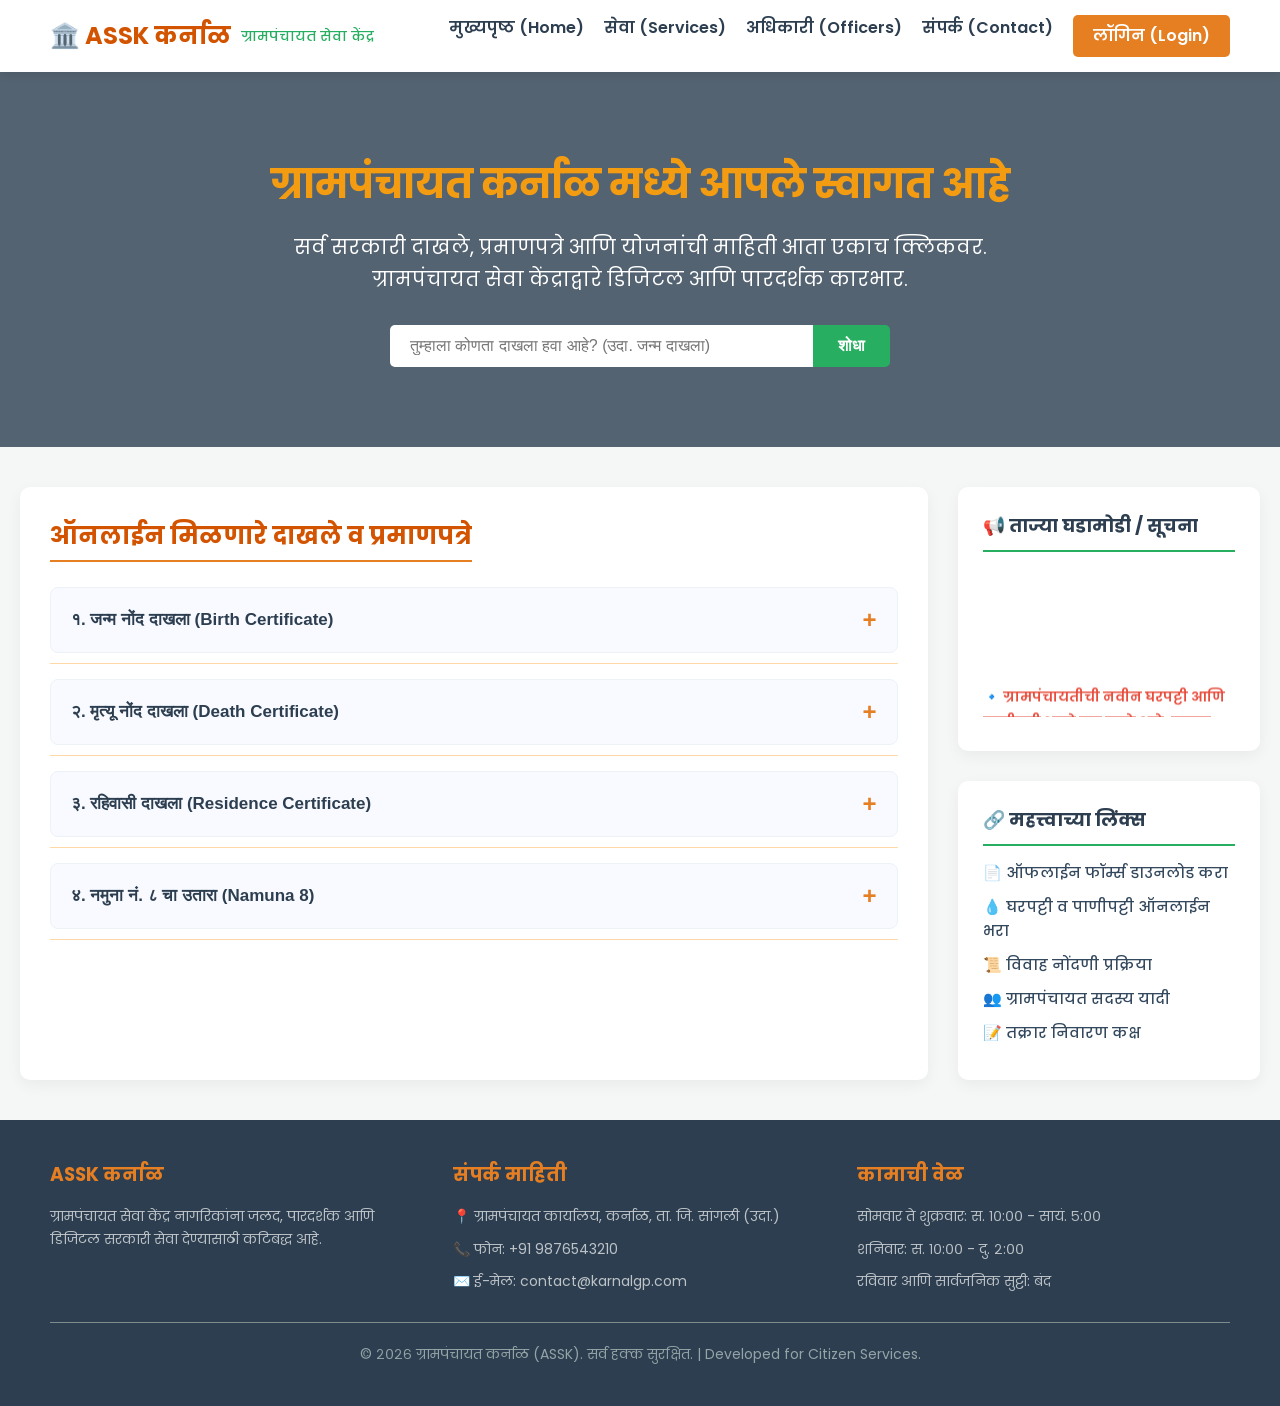
<file: index.html>
<!DOCTYPE html>
<html lang="mr">
<head>
    <meta charset="UTF-8">
    <meta name="viewport" content="width=device-width, initial-scale=1.0">
    <title>ग्रामपंचायत सेवा केंद्र - ग्रामपंचायत कर्नाळ</title>
    <link rel="stylesheet" href="style.css">
    
</head>
<body>

    <!-- Navbar -->
    <nav class="navbar">
        <div class="logo">
            🏛️ ASSK कर्नाळ
            <span>ग्रामपंचायत सेवा केंद्र</span>
        </div>
        <div class="nav-links">
            <a href="index.html">मुख्यपृष्ठ (Home)</a>
            <a href="services.html">सेवा (Services)</a>
            <a href="#">अधिकारी (Officers)</a>
            <a href="#">संपर्क (Contact)</a>
            <a href="/Login.html" class="btn-login">लॉगिन (Login)</a>
        </div>
    </nav>

    <!-- Hero Section -->
    <header class="hero">
        <h1>ग्रामपंचायत कर्नाळ मध्ये आपले स्वागत आहे</h1>
        <p>सर्व सरकारी दाखले, प्रमाणपत्रे आणि योजनांची माहिती आता एकाच क्लिकवर. ग्रामपंचायत सेवा केंद्राद्वारे डिजिटल आणि पारदर्शक कारभार.</p>
        <div class="search-bar">
            <input type="text" placeholder="तुम्हाला कोणता दाखला हवा आहे? (उदा. जन्म दाखला)">
            <button>शोधा</button>
        </div>
    </header>

    <!-- Main Container -->
    <div class="container">
        
        <!-- Main Content (Services) -->
        <main class="services-box">
            <h2 class="section-title">ऑनलाईन मिळणारे दाखले व प्रमाणपत्रे</h2>
            
            <!-- Service 1: Birth -->
            <button class="assk-accordion-btn">१. जन्म नोंद दाखला (Birth Certificate) <span class="icon">+</span></button>
            <div class="assk-panel">
                <div class="assk-panel-left">
                    <p>ग्रामपंचायत कर्नाळ क्षेत्रात झालेल्या जन्माची अधिकृत नोंद.</p>
                    <div class="assk-warning-box">
                        <strong>⚠️ महत्त्वाची सूचना:</strong><br> 
                        जर <strong>CRS जन्म दाखला QR कोडसह</strong> पाहिजे असल्यास १ ते दीड महिने लागतील. तसेच, जुने सर्टिफिकेट नसल्यास त्याची <strong>झेरॉक्स (Xerox)</strong> अनिवार्य आहे.
                    </div>
                    <div class="assk-info-box">
                        <strong>कालावधी:</strong> ३ ते ५ दिवस<br>
                        <strong>अधिकारी:</strong> ग्रामपंचायत निबंधक
                    </div>
                    <a href="#" class="assk-apply-btn">अर्ज करा (Apply Now)</a>
                </div>
                <div class="assk-panel-right">
                    <button class="assk-docs-btn">आवश्यक कागदपत्रे <span class="arrow">▼</span></button>
                    <div class="assk-docs-panel">
                        <ul>
                            <li>दवाखान्यातील जन्माचा अहवाल</li>
                            <li>आई-वडिलांचे आधार कार्ड</li>
                            <li>विहित नमुन्यातील अर्ज</li>
                            <li>जुन्या दाखल्याची झेरॉक्स</li>
                        </ul>
                    </div>
                </div>
            </div>

            <!-- Service 2: Death -->
            <button class="assk-accordion-btn">२. मृत्यू नोंद दाखला (Death Certificate) <span class="icon">+</span></button>
            <div class="assk-panel">
                <div class="assk-panel-left">
                    <p>ग्रामपंचायत कर्नाळ क्षेत्रात झालेल्या मृत्यूची अधिकृत नोंद.</p>
                    <div class="assk-warning-box">
                        <strong>⚠️ महत्त्वाची सूचना:</strong><br> 
                        नवीन <strong>CRS QR कोड दाखला</strong> मिळण्यासाठी १ ते दीड महिने लागू शकतात. जुना दाखला नसल्यास त्याची झेरॉक्स सोबत जोडावी.
                    </div>
                    <div class="assk-info-box">
                        <strong>कालावधी:</strong> ३ ते ५ दिवस<br>
                        <strong>अधिकारी:</strong> ग्रामपंचायत निबंधक
                    </div>
                    <a href="#" class="assk-apply-btn">अर्ज करा (Apply Now)</a>
                </div>
                <div class="assk-panel-right">
                    <button class="assk-docs-btn">आवश्यक कागदपत्रे <span class="arrow">▼</span></button>
                    <div class="assk-docs-panel">
                        <ul>
                            <li>डॉक्टरांचे प्रमाणपत्र / मृत्यूचा पास</li>
                            <li>मयताचे आधार कार्ड</li>
                            <li>स्मशानभूमीची पावती</li>
                        </ul>
                    </div>
                </div>
            </div>

            <!-- Service 3: Residence -->
            <button class="assk-accordion-btn">३. रहिवासी दाखला (Residence Certificate) <span class="icon">+</span></button>
            <div class="assk-panel">
                <div class="assk-panel-left">
                    <p>अर्जदार कर्नाळ गावातील स्थानिक रहिवासी असल्याचा अधिकृत पुरावा.</p>
                    <div class="assk-info-box">
                        <strong>कालावधी:</strong> १ ते ३ दिवस<br>
                        <strong>अधिकारी:</strong> सरपंच / ग्रामसेवक
                    </div>
                    <a href="#" class="assk-apply-btn">अर्ज करा (Apply Now)</a>
                </div>
                <div class="assk-panel-right">
                    <button class="assk-docs-btn">आवश्यक कागदपत्रे <span class="arrow">▼</span></button>
                    <div class="assk-docs-panel">
                        <ul>
                            <li>शिधापत्रिका (Ration Card)</li>
                            <li>आधार कार्ड किंवा मतदान कार्ड</li>
                            <li>चालू वर्षाची घरपट्टी पावती</li>
                        </ul>
                    </div>
                </div>
            </div>
            
            <!-- Service 4: Namuna 8 -->
            <button class="assk-accordion-btn">४. नमुना नं. ८ चा उतारा (Namuna 8) <span class="icon">+</span></button>
            <div class="assk-panel">
                <div class="assk-panel-left">
                    <p>ग्रामपंचायत दप्तरी असलेल्या मालमत्तेची नोंद व कर आकारणीचा उतारा.</p>
                    <div class="assk-info-box">
                        <strong>कालावधी:</strong> १ दिवस<br>
                        <strong>अधिकारी:</strong> ग्रामसेवक
                    </div>
                    <a href="#" class="assk-apply-btn">अर्ज करा (Apply Now)</a>
                </div>
                <div class="assk-panel-right">
                    <button class="assk-docs-btn">आवश्यक कागदपत्रे <span class="arrow">▼</span></button>
                    <div class="assk-docs-panel">
                        <ul>
                            <li>चालू वर्षाची कर भरल्याची पावती</li>
                            <li>अर्जदाराचे आधार कार्ड</li>
                        </ul>
                    </div>
                </div>
            </div>
        </main>

        <!-- Sidebar -->
        <aside class="sidebar">
            
            <!-- Notice Board -->
            <div class="widget">
                <h3>📢 ताज्या घडामोडी / सूचना</h3>
                <div class="news-ticker">
                    <marquee direction="up" scrollamount="2" onmouseover="this.stop();" onmouseout="this.start();">
                        <p>🔹 ग्रामपंचायतीची नवीन घरपट्टी आणि पाणीपट्टी भरणे सुरू झाले आहे. कृपया वेळेवर कर भरा.</p><br>
                        <p>🔹 CRS जन्म आणि मृत्यू दाखले QR कोड सह उपलब्ध आहेत.</p><br>
                        <p>🔹 ग्रामपंचायत सेवा केंद्राची वेळ सकाळी १० ते सायं ५ वाजेपर्यंत राहील.</p>
                    </marquee>
                </div>
            </div>

            <!-- Quick Links -->
            <div class="widget">
                <h3>🔗 महत्त्वाच्या लिंक्स</h3>
                <ul class="quick-links">
                    <li><a href="#">📄 ऑफलाईन फॉर्म्स डाउनलोड करा</a></li>
                    <li><a href="#">💧 घरपट्टी व पाणीपट्टी ऑनलाईन भरा</a></li>
                    <li><a href="#">📜 विवाह नोंदणी प्रक्रिया</a></li>
                    <li><a href="#">👥 ग्रामपंचायत सदस्य यादी</a></li>
                    <li><a href="#">📝 तक्रार निवारण कक्ष</a></li>
                </ul>
            </div>
        </aside>

    </div>

    <!-- Footer -->
    <footer>
        <div class="footer-content">
            <div class="footer-box">
                <h3>ASSK कर्नाळ</h3>
                <p>ग्रामपंचायत सेवा केंद्र नागरिकांना जलद, पारदर्शक आणि डिजिटल सरकारी सेवा देण्यासाठी कटिबद्ध आहे.</p>
            </div>
            <div class="footer-box">
                <h3>संपर्क माहिती</h3>
                <p>📍 ग्रामपंचायत कार्यालय, कर्नाळ, ता. जि. सांगली (उदा.)</p>
                <p>📞 फोन: +91 9876543210</p>
                <p>✉️ ई-मेल: contact@karnalgp.com</p>
            </div>
            <div class="footer-box">
                <h3>कामाची वेळ</h3>
                <p>सोमवार ते शुक्रवार: स. १०:०० - सायं. ५:००</p>
                <p>शनिवार: स. १०:०० - दु. २:००</p>
                <p>रविवार आणि सार्वजनिक सुट्टी: बंद</p>
            </div>
        </div>
        <div class="footer-bottom">
            &copy; २०२६ ग्रामपंचायत कर्नाळ (ASSK). सर्व हक्क सुरक्षित. | Developed for Citizen Services.
        </div>
    </footer>

    <!-- Script for Accordions -->
    <script>
        // Main Accordion
        document.querySelectorAll('.assk-accordion-btn').forEach(button => {
            button.addEventListener('click', () => {
                const wasActive = button.classList.contains('active');
                document.querySelectorAll('.assk-accordion-btn').forEach(btn => {
                    btn.classList.remove('active');
                    btn.nextElementSibling.style.maxHeight = null;
                });
                if (!wasActive) {
                    button.classList.add('active');
                    const panel = button.nextElementSibling;
                    panel.style.maxHeight = panel.scrollHeight + 'px';
                }
            });
        });

        // Nested Documents Accordion
        document.querySelectorAll('.assk-docs-btn').forEach(button => {
            button.addEventListener('click', (event) => {
                event.stopPropagation();
                button.classList.toggle('active');
                
                const docsPanel = button.nextElementSibling;
                const parentPanel = button.closest('.assk-panel');
                
                if (docsPanel.style.maxHeight) {
                    docsPanel.style.maxHeight = null;
                } else {
                    docsPanel.style.maxHeight = docsPanel.scrollHeight + 'px';
                }
                
                setTimeout(() => {
                    if (parentPanel.style.maxHeight !== null) {
                        parentPanel.style.maxHeight = (parentPanel.scrollHeight + docsPanel.scrollHeight + 50) + 'px';
                    }
                }, 50); 
            });
        });
    </script>

</body>
</html>
</file>
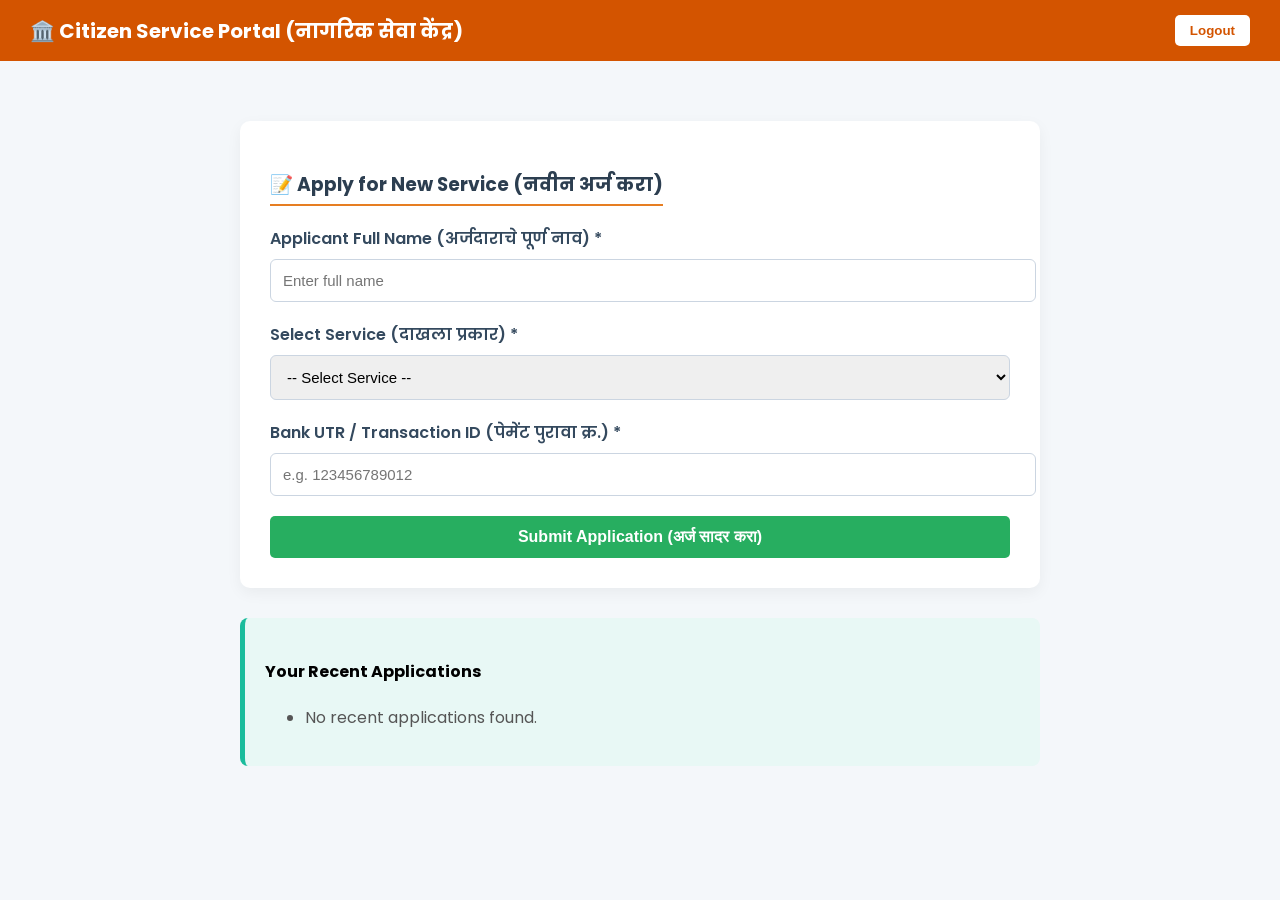
<file: citizen-apply.html>
<!DOCTYPE html>
<html lang="en">
<head>
    <meta charset="UTF-8">
    <meta name="viewport" content="width=device-width, initial-scale=1.0">
    <title>Citizen Apply Portal - ASSK / KHK</title>
    <link href="https://fonts.googleapis.com/css2?family=Poppins:wght@300;400;500;600;700&display=swap" rel="stylesheet">
    <style>
        body { font-family: 'Poppins', sans-serif; background: #f4f7fa; margin: 0; padding: 0; }
        .navbar { background: #d35400; color: #fff; padding: 15px 30px; display: flex; justify-content: space-between; align-items: center; }
        .navbar h2 { margin: 0; font-size: 20px; }
        .btn-logout { background: #fff; color: #d35400; border: none; padding: 8px 15px; border-radius: 5px; cursor: pointer; font-weight: bold; }
        
        .container { max-width: 800px; margin: 40px auto; padding: 20px; }
        .apply-card { background: #fff; padding: 30px; border-radius: 10px; box-shadow: 0 5px 15px rgba(0,0,0,0.05); }
        .apply-card h3 { color: #2c3e50; margin-bottom: 20px; border-bottom: 2px solid #e67e22; display: inline-block; padding-bottom: 5px;}
        
        .form-group { margin-bottom: 20px; }
        .form-group label { display: block; font-weight: 600; color: #34495e; margin-bottom: 8px; }
        .form-group input, .form-group select { width: 100%; padding: 12px; border: 1px solid #cbd5e1; border-radius: 6px; font-size: 15px; }
        
        .btn-submit { background: #27ae60; color: #fff; border: none; padding: 12px 25px; border-radius: 5px; cursor: pointer; font-size: 16px; font-weight: bold; width: 100%; }
        .btn-submit:hover { background: #1e8449; }
        
        .status-box { margin-top: 30px; background: #e8f8f5; padding: 20px; border-radius: 8px; border-left: 5px solid #1abc9c; }
    </style>
</head>
<body>

    <div class="navbar">
        <h2>🏛️ Citizen Service Portal (नागरिक सेवा केंद्र)</h2>
        <button class="btn-logout" onclick="logout()">Logout</button>
    </div>

    <div class="container">
        <div class="apply-card">
            <h3>📝 Apply for New Service (नवीन अर्ज करा)</h3>
            
            <form id="citizenApplyForm">
                <div class="form-group">
                    <label>Applicant Full Name (अर्जदाराचे पूर्ण नाव) *</label>
                    <input type="text" id="appName" required placeholder="Enter full name">
                </div>

                <div class="form-group">
                    <label>Select Service (दाखला प्रकार) *</label>
                    <select id="appService" required>
                        <option value="">-- Select Service --</option>
                        <option value="जन्म नोंद दाखला (Birth Certificate)">जन्म नोंद दाखला (Birth Certificate)</option>
                        <option value="मृत्यू नोंद दाखला (Death Certificate)">मृत्यू नोंद दाखला (Death Certificate)</option>
                        <option value="रहिवासी दाखला (Residence Certificate)">रहिवासी दाखला (Residence Certificate)</option>
                        <option value="KHK School Admission 2026">School Admission 2026 (KHK)</option>
                    </select>
                </div>

                <div class="form-group">
                    <label>Bank UTR / Transaction ID (पेमेंट पुरावा क्र.) *</label>
                    <input type="text" id="appUtr" required placeholder="e.g. 123456789012">
                </div>

                <button type="submit" class="btn-submit">Submit Application (अर्ज सादर करा)</button>
            </form>
        </div>

        <!-- Showing Citizen their previously submitted items -->
        <div class="status-box">
            <h4>Your Recent Applications</h4>
            <ul id="myApplications" style="margin-top:10px; color:#555;">
                <!-- Filled via JS -->
            </ul>
        </div>
    </div>

    <script>
        // Load applications specific to this session
        function loadMyApplications() {
            let db = JSON.parse(localStorage.getItem('gp_applications')) || [];
            let list = document.getElementById('myApplications');
            list.innerHTML = "";
            
            // Getting the last 3 applications just as an example
            let myApps = db.slice(-3).reverse();
            if(myApps.length === 0) { list.innerHTML = "<li>No recent applications found.</li>"; }

            myApps.forEach(app => {
                let statusIcon = app.status === 'Pending' ? '⏳ Pending' : '✅ Verified';
                list.innerHTML += `<li><b>${app.service}</b> - UTR: ${app.utr} [Status: ${statusIcon}]</li>`;
            });
        }

        // Form Submit Handler
        document.getElementById('citizenApplyForm').addEventListener('submit', function(e) {
            e.preventDefault();
            
            // 1. Get Data
            let name = document.getElementById('appName').value;
            let service = document.getElementById('appService').value;
            let utr = document.getElementById('appUtr').value;
            
            // 2. Generate Application Number
            let appNo = "GP-2026-" + Math.floor(10000 + Math.random() * 90000);

            // 3. Create Record Object (Formatted exactly for your ASSK Dashboard.html)
            let newRecord = {
                appNo: appNo,
                name: name,
                service: service,
                utr: utr,
                screenshot: "#", 
                status: "Pending", // Staff will verify this on Dashboard
                date: new Date().toLocaleDateString()
            };

            // 4. Save to LocalStorage Database
            let db = JSON.parse(localStorage.getItem('gp_applications')) || [];
            db.push(newRecord);
            localStorage.setItem('gp_applications', JSON.stringify(db));

            alert(`✅ Application Submitted Successfully!\nYour Application ID is: ${appNo}\nPlease wait for staff verification.`);
            
            document.getElementById('citizenApplyForm').reset();
            loadMyApplications();
        });

        function logout() {
            // If using Firebase: firebase.auth().signOut().then(...)
            window.location.href = "login.html";
        }

        window.onload = loadMyApplications;
    </script>
</body>
</html>
</file>
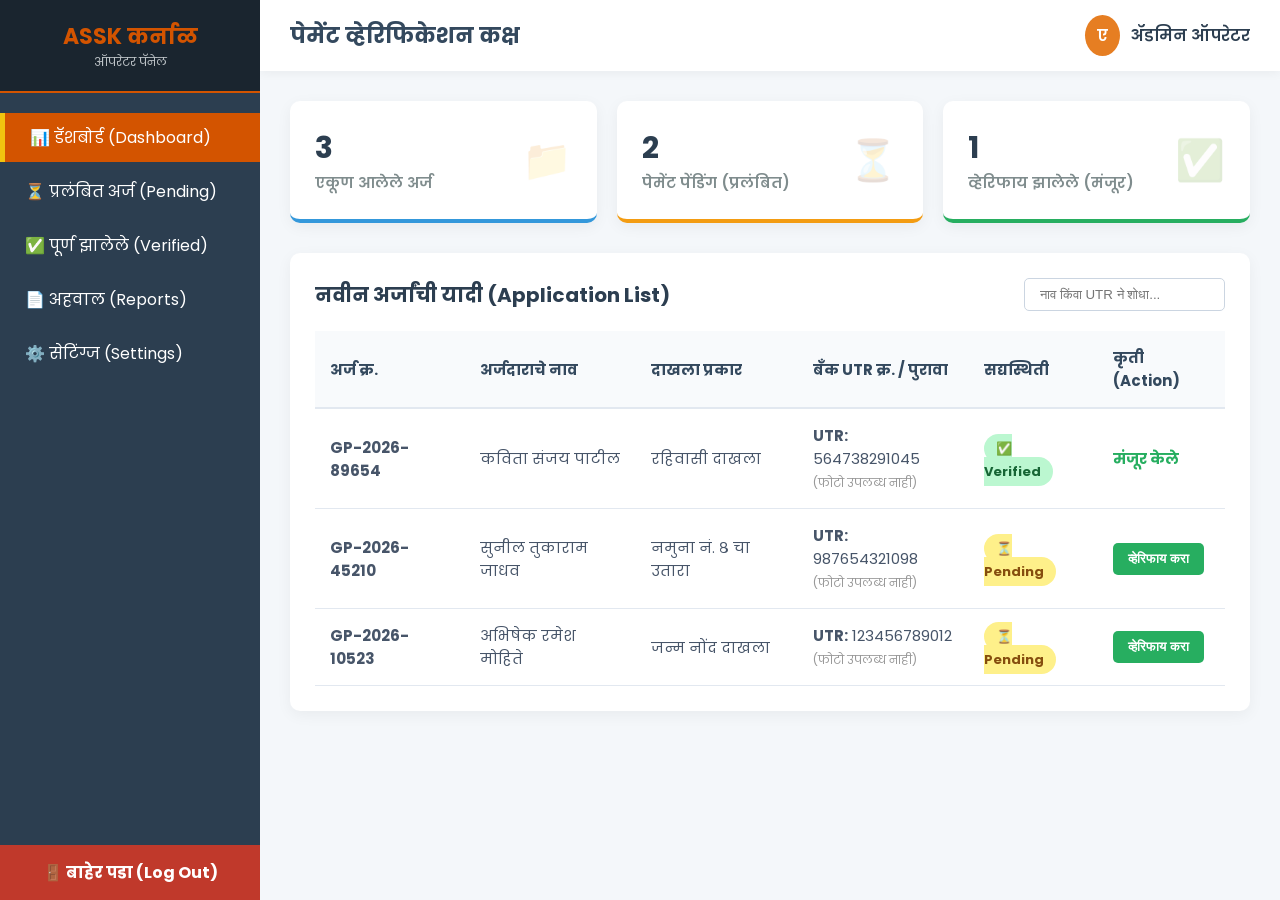
<file: Dashboard.html>
<!DOCTYPE html>
<html lang="mr">
<head>
    <meta charset="UTF-8">
    <meta name="viewport" content="width=device-width, initial-scale=1.0">
    <title>ASSK - ऑपरेटर डॅशबोर्ड</title>
    
    <style>
        @import url('https://fonts.googleapis.com/css2?family=Mukta:wght@400;500;600;700&family=Poppins:wght@400;500;600;700&display=swap');

        * { margin: 0; padding: 0; box-sizing: border-box; }
        
        body { 
            font-family: 'Poppins', 'Mukta', sans-serif; 
            background-color: #f4f7fa;
            display: flex;
            height: 100vh;
            overflow: hidden;
        }

        /* --- Sidebar --- */
        .sidebar {
            width: 260px;
            background: #2c3e50;
            color: #fff;
            display: flex;
            flex-direction: column;
            transition: all 0.3s;
        }
        .sidebar-header {
            padding: 20px;
            text-align: center;
            background: #1a252f;
            border-bottom: 2px solid #d35400;
        }
        .sidebar-header h2 { font-size: 22px; color: #d35400; }
        .sidebar-header p { font-size: 12px; color: #bdc3c7; }
        
        .sidebar-menu { list-style: none; padding: 20px 0; flex: 1; }
        .sidebar-menu li { padding: 12px 25px; margin-bottom: 5px; cursor: pointer; transition: 0.3s; display: flex; align-items: center; gap: 10px; font-size: 16px;}
        .sidebar-menu li:hover, .sidebar-menu li.active { background: #d35400; color: #fff; border-left: 5px solid #f1c40f;}
        
        .logout-btn { background: #c0392b; text-align: center; padding: 15px; cursor: pointer; font-weight: bold; transition: 0.3s; }
        .logout-btn:hover { background: #e74c3c; }

        /* --- Main Content --- */
        .main-content {
            flex: 1;
            display: flex;
            flex-direction: column;
            overflow-y: auto;
        }

        /* Topbar */
        .topbar {
            background: #fff;
            padding: 15px 30px;
            display: flex;
            justify-content: space-between;
            align-items: center;
            box-shadow: 0 2px 10px rgba(0,0,0,0.05);
        }
        .topbar h2 { color: #34495e; font-size: 22px; }
        .user-profile { display: flex; align-items: center; gap: 10px; font-weight: 600; color: #2c3e50; }
        .user-profile span { background: #e67e22; color: #fff; padding: 8px 12px; border-radius: 50%; }

        /* Dashboard Body */
        .dashboard-body { padding: 30px; }

        /* Stats Cards */
        .stats-grid {
            display: grid;
            grid-template-columns: repeat(auto-fit, minmax(250px, 1fr));
            gap: 20px;
            margin-bottom: 30px;
        }
        .stat-card {
            background: #fff;
            padding: 25px;
            border-radius: 10px;
            box-shadow: 0 4px 15px rgba(0,0,0,0.05);
            display: flex;
            justify-content: space-between;
            align-items: center;
            border-bottom: 4px solid transparent;
        }
        .stat-card.blue { border-color: #3498db; }
        .stat-card.orange { border-color: #f39c12; }
        .stat-card.green { border-color: #27ae60; }
        
        .stat-info h3 { font-size: 30px; color: #2c3e50; }
        .stat-info p { color: #7f8c8d; font-size: 15px; font-weight: 600; }
        .stat-icon { font-size: 40px; opacity: 0.2; }

        /* Table Section */
        .table-container {
            background: #fff;
            border-radius: 10px;
            box-shadow: 0 4px 15px rgba(0,0,0,0.05);
            padding: 25px;
            overflow-x: auto;
        }
        .table-header { display: flex; justify-content: space-between; align-items: center; margin-bottom: 20px; }
        .table-header h3 { color: #2c3e50; font-size: 20px; }
        .search-box { padding: 8px 15px; border: 1px solid #cbd5e1; border-radius: 5px; outline: none; }

        table { width: 100%; border-collapse: collapse; min-width: 900px; }
        thead { background: #f8fafc; }
        th { padding: 15px; text-align: left; color: #34495e; font-size: 15px; border-bottom: 2px solid #e2e8f0; }
        td { padding: 15px; border-bottom: 1px solid #e2e8f0; font-size: 15px; color: #475569; vertical-align: middle; }
        tr:hover { background: #f1f5f9; }

        /* Badges & Buttons */
        .badge { padding: 5px 12px; border-radius: 20px; font-size: 13px; font-weight: bold; }
        .badge-pending { background: #fef08a; color: #854d0e; }
        .badge-done { background: #bbf7d0; color: #166534; }

        .btn-view { color: #3498db; text-decoration: none; font-weight: bold; font-size: 14px; display: inline-flex; align-items: center; gap:5px;}
        .btn-view:hover { text-decoration: underline; }
        
        .btn-verify {
            background: #27ae60; color: #fff; border: none; padding: 8px 15px; border-radius: 5px;
            cursor: pointer; font-weight: bold; transition: 0.3s;
        }
        .btn-verify:hover { background: #1e8449; }

        /* Responsive */
        @media screen and (max-width: 900px) {
            body { flex-direction: column; }
            .sidebar { width: 100%; height: auto; }
            .sidebar-menu { display: flex; overflow-x: auto; padding: 10px; }
            .sidebar-menu li { white-space: nowrap; margin-bottom: 0; }
            .logout-btn { display: none; /* Move to topbar on mobile */ }
        }
    </style>
</head>
<body>

    <!-- Sidebar -->
    <div class="sidebar">
        <div class="sidebar-header">
            <h2>ASSK कर्नाळ</h2>
            <p>ऑपरेटर पॅनेल</p>
        </div>
        <ul class="sidebar-menu">
            <li class="active">📊 डॅशबोर्ड (Dashboard)</li>
            <li>⏳ प्रलंबित अर्ज (Pending)</li>
            <li>✅ पूर्ण झालेले (Verified)</li>
            <li>📄 अहवाल (Reports)</li>
            <li>⚙️ सेटिंग्ज (Settings)</li>
        </ul>
        <div class="logout-btn" onclick="logout()">
            🚪 बाहेर पडा (Log Out)
        </div>
    </div>

    <!-- Main Content -->
    <div class="main-content">
        <!-- Topbar -->
        <div class="topbar">
            <h2>पेमेंट व्हेरिफिकेशन कक्ष</h2>
            <div class="user-profile">
                <span>ए</span> ॲडमिन ऑपरेटर
            </div>
        </div>

        <!-- Dashboard Body -->
        <div class="dashboard-body">
            
            <!-- Statistics Cards -->
            <div class="stats-grid">
                <div class="stat-card blue">
                    <div class="stat-info">
                        <h3 id="count-total">0</h3>
                        <p>एकूण आलेले अर्ज</p>
                    </div>
                    <div class="stat-icon">📁</div>
                </div>
                <div class="stat-card orange">
                    <div class="stat-info">
                        <h3 id="count-pending">0</h3>
                        <p>पेमेंट पेंडिंग (प्रलंबित)</p>
                    </div>
                    <div class="stat-icon">⏳</div>
                </div>
                <div class="stat-card green">
                    <div class="stat-info">
                        <h3 id="count-verified">0</h3>
                        <p>व्हेरिफाय झालेले (मंजूर)</p>
                    </div>
                    <div class="stat-icon">✅</div>
                </div>
            </div>

            <!-- Data Table -->
            <div class="table-container">
                <div class="table-header">
                    <h3>नवीन अर्जांची यादी (Application List)</h3>
                    <input type="text" id="searchInput" class="search-box" placeholder="नाव किंवा UTR ने शोधा..." onkeyup="filterTable()">
                </div>

                <table id="appTable">
                    <thead>
                        <tr>
                            <th>अर्ज क्र.</th>
                            <th>अर्जदाराचे नाव</th>
                            <th>दाखला प्रकार</th>
                            <th>बँक UTR क्र. / पुरावा</th>
                            <th>सद्यस्थिती</th>
                            <th>कृती (Action)</th>
                        </tr>
                    </thead>
                    <tbody id="tableBody">
                        <!-- Data will be populated here via JavaScript -->
                    </tbody>
                </table>
            </div>

        </div>
    </div>

    <script>
        // डमी डेटा: जर LocalStorage मध्ये डेटा नसेल तर सिस्टीम रिकामी दिसू नये म्हणून काही उदाहरणे टाकली आहेत.
        function initializeDummyData() {
            let db = JSON.parse(localStorage.getItem('gp_applications'));
            if (!db || db.length === 0) {
                db = [
                    { appNo: "GP-2026-10523", name: "अभिषेक रमेश मोहिते", service: "जन्म नोंद दाखला", utr: "123456789012", screenshot: "#", status: "Pending", date: new Date().toLocaleDateString() },
                    { appNo: "GP-2026-45210", name: "सुनील तुकाराम जाधव", service: "नमुना नं. ८ चा उतारा", utr: "987654321098", screenshot: "#", status: "Pending", date: new Date().toLocaleDateString() },
                    { appNo: "GP-2026-89654", name: "कविता संजय पाटील", service: "रहिवासी दाखला", utr: "564738291045", screenshot: "#", status: "Done", date: new Date().toLocaleDateString() }
                ];
                localStorage.setItem('gp_applications', JSON.stringify(db));
            }
        }

        // लोड डॅशबोर्ड डेटा
        function loadDashboard() {
            let db = JSON.parse(localStorage.getItem('gp_applications')) || [];
            
            const tbody = document.getElementById('tableBody');
            tbody.innerHTML = "";

            let total = db.length;
            let pending = 0;
            let verified = 0;

            // डेटा उलट क्रमाने दाखवा (नवीन अर्ज वरती येतील)
            db.reverse().forEach((record, index) => {
                
                // आकडेवारी मोजणे
                if(record.status === "Pending") pending++;
                if(record.status === "Done") verified++;

                const statusBadge = record.status === 'Pending' 
                    ? `<span class="badge badge-pending">⏳ Pending</span>` 
                    : `<span class="badge badge-done">✅ Verified</span>`;

                const actionBtn = record.status === 'Pending' 
                    ? `<button class="btn-verify" onclick="verifyApp('${record.appNo}')">व्हेरिफाय करा</button>` 
                    : `<span style="color:#27ae60; font-weight:bold;">मंजूर केले</span>`;

                // जर खरा स्क्रीनशॉट असेल तर नवीन टॅबमध्ये उघडेल
                const screenshotLink = record.screenshot !== "#" 
                    ? `<a href="${record.screenshot}" target="_blank" class="btn-view">👁️ पावती पहा</a>` 
                    : `<span style="color:#999; font-size:12px;">(फोटो उपलब्ध नाही)</span>`;

                tbody.innerHTML += `
                    <tr>
                        <td><b>${record.appNo}</b></td>
                        <td>${record.name}</td>
                        <td>${record.service}</td>
                        <td>
                            <b>UTR:</b> ${record.utr} <br>
                            ${screenshotLink}
                        </td>
                        <td>${statusBadge}</td>
                        <td>${actionBtn}</td>
                    </tr>
                `;
            });

            // कार्ड्समधील आकडेवारी अपडेट करणे
            document.getElementById('count-total').innerText = total;
            document.getElementById('count-pending').innerText = pending;
            document.getElementById('count-verified').innerText = verified;
        }

        // अर्ज व्हेरिफाय करणे
        function verifyApp(appNo) {
            if(confirm(`तुम्ही ${appNo} या अर्जाची ५० रुपये पेमेंट पावती तपासली आहे का? पेमेंट मंजूर करायचे?`)) {
                let db = JSON.parse(localStorage.getItem('gp_applications')) || [];
                const recordIndex = db.findIndex(r => r.appNo === appNo);
                
                if(recordIndex !== -1) {
                    db[recordIndex].status = "Done"; // स्टेट्स 'Done' करणे
                    localStorage.setItem('gp_applications', JSON.stringify(db)); // पुन्हा सेव्ह करणे
                    
                    alert("✅ पेमेंट यशस्वीरित्या व्हेरिफाय झाले!");
                    loadDashboard(); // टेबल रिफ्रेश करणे
                }
            }
        }

        // टेबलमध्ये नावाने शोधणे (Search / Filter)
        function filterTable() {
            let input = document.getElementById("searchInput").value.toUpperCase();
            let table = document.getElementById("appTable");
            let tr = table.getElementsByTagName("tr");

            for (let i = 1; i < tr.length; i++) {
                let tdName = tr[i].getElementsByTagName("td")[1]; // Name Column
                let tdUtr = tr[i].getElementsByTagName("td")[3]; // UTR Column
                
                if (tdName || tdUtr) {
                    let textValue = (tdName.textContent || tdName.innerText) + " " + (tdUtr.textContent || tdUtr.innerText);
                    if (textValue.toUpperCase().indexOf(input) > -1) {
                        tr[i].style.display = "";
                    } else {
                        tr[i].style.display = "none";
                    }
                }       
            }
        }

        // लॉगआउट फंक्शन
        function logout() {
            if(confirm("तुम्हाला खात्री आहे की तुम्हाला सिस्टीम मधून बाहेर पडायचे आहे?")) {
                // Redirect to login page
                // window.location.href = "assk-login.html";
                alert("तुम्ही यशस्वीरित्या लॉगआउट झाला आहात.");
            }
        }

        // पेज लोड झाल्यावर डेटा इनिशियलाईज करणे
        window.onload = function() {
            initializeDummyData();
            loadDashboard();
        };
    </script>
</body>
</html>
</file>
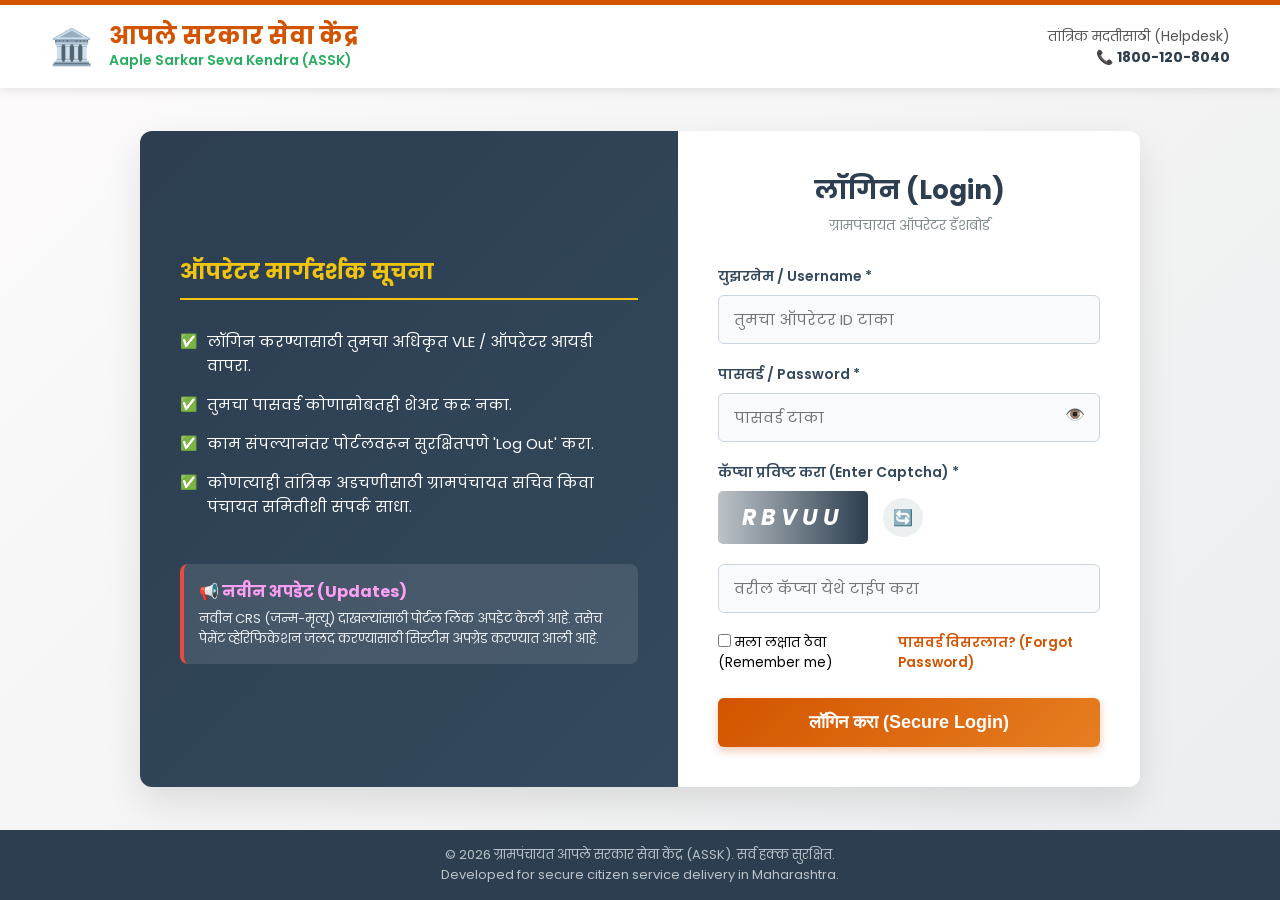
<file: Login.html>
<!DOCTYPE html>
<html lang="mr">
<head>
    <meta charset="UTF-8">
    <meta name="viewport" content="width=device-width, initial-scale=1.0">
    <title>ASSK Operator Login - आपले सरकार सेवा केंद्र</title>
    
    <style>
        @import url('https://fonts.googleapis.com/css2?family=Mukta:wght@400;500;600;700&family=Poppins:wght@400;500;600;700&display=swap');

        * { margin: 0; padding: 0; box-sizing: border-box; }
        
        body { 
            font-family: 'Poppins', 'Mukta', sans-serif; 
            background: linear-gradient(135deg, #fdfbfb 0%, #ebedee 100%);
            min-height: 100vh;
            display: flex;
            flex-direction: column;
        }

        /* --- Header --- */
        .header {
            background: #ffffff;
            box-shadow: 0 2px 10px rgba(0,0,0,0.1);
            padding: 15px 50px;
            display: flex;
            justify-content: space-between;
            align-items: center;
            border-top: 5px solid #d35400;
        }
        .logo-section { display: flex; align-items: center; gap: 15px; }
        .logo-icon { font-size: 35px; }
        .logo-text h1 { font-size: 24px; color: #d35400; line-height: 1.2; font-weight: 700; }
        .logo-text p { font-size: 14px; color: #27ae60; font-weight: 600; }
        .helpdesk { text-align: right; font-size: 14px; color: #555; }
        .helpdesk strong { color: #2c3e50; }

        /* --- Main Login Container --- */
        .login-wrapper {
            flex: 1;
            display: flex;
            align-items: center;
            justify-content: center;
            padding: 40px 20px;
        }
        
        .portal-container {
            display: flex;
            background: #ffffff;
            max-width: 1000px;
            width: 100%;
            border-radius: 12px;
            box-shadow: 0 15px 35px rgba(0,0,0,0.1);
            overflow: hidden;
        }

        /* --- Left Panel (Guidelines) --- */
        .left-panel {
            flex: 1.2;
            background: linear-gradient(135deg, #2c3e50, #34495e);
            color: #ffffff;
            padding: 40px;
            display: flex;
            flex-direction: column;
            justify-content: center;
        }
        .left-panel h2 { color: #f1c40f; margin-bottom: 20px; font-size: 22px; border-bottom: 2px solid #f1c40f; padding-bottom: 10px; display: inline-block;}
        .guidelines { list-style: none; margin-top: 10px; }
        .guidelines li { margin-bottom: 15px; font-size: 15px; line-height: 1.6; display: flex; gap: 10px; }
        .guidelines li::before { content: '✅'; font-size: 14px; }
        
        .notice-board {
            margin-top: 30px;
            background: rgba(255,255,255,0.1);
            padding: 15px;
            border-radius: 8px;
            border-left: 4px solid #e74c3c;
        }
        .notice-board h4 { color: #ff9ff3; margin-bottom: 5px; }
        .notice-board p { font-size: 13px; opacity: 0.9; }

        /* --- Right Panel (Login Form) --- */
        .right-panel {
            flex: 1;
            padding: 40px;
            background: #ffffff;
        }
        .right-panel h2 { color: #2c3e50; font-size: 26px; margin-bottom: 5px; text-align: center; }
        .right-panel p.sub-text { text-align: center; color: #7f8c8d; font-size: 14px; margin-bottom: 30px; }

        .form-group { margin-bottom: 20px; position: relative; }
        .form-group label { display: block; font-size: 14px; font-weight: 600; color: #34495e; margin-bottom: 8px; }
        .form-control { 
            width: 100%; padding: 12px 15px; border: 1px solid #cbd5e1; border-radius: 6px; 
            font-size: 15px; transition: all 0.3s; background: #f8fafc; font-family: inherit;
        }
        .form-control:focus { border-color: #d35400; background: #fff; outline: none; box-shadow: 0 0 0 3px rgba(211,84,0,0.1); }
        
        .toggle-password { position: absolute; right: 15px; top: 38px; cursor: pointer; color: #7f8c8d; }

        /* Captcha Box */
        .captcha-container { display: flex; gap: 15px; align-items: center; margin-bottom: 20px; }
        .captcha-box { 
            background: url('https://www.transparenttextures.com/patterns/cubes.png'), linear-gradient(to right, #bdc3c7, #2c3e50);
            color: #fff; font-size: 22px; font-weight: bold; letter-spacing: 5px; 
            padding: 10px 20px; border-radius: 5px; user-select: none; font-style: italic; text-align: center; width: 150px;
        }
        .refresh-btn { background: #ecf0f1; border: none; padding: 10px; border-radius: 50%; cursor: pointer; transition: 0.3s; font-size: 16px;}
        .refresh-btn:hover { background: #bdc3c7; transform: rotate(180deg); }

        .form-options { display: flex; justify-content: space-between; align-items: center; margin-bottom: 25px; font-size: 13.5px;}
        .form-options a { color: #d35400; text-decoration: none; font-weight: 600; }
        .form-options a:hover { text-decoration: underline; }

        .btn-login {
            background: linear-gradient(135deg, #d35400, #e67e22);
            color: #fff; border: none; padding: 14px; width: 100%; border-radius: 6px;
            font-size: 18px; font-weight: 700; cursor: pointer; transition: 0.3s;
            box-shadow: 0 4px 10px rgba(211,84,0,0.3);
        }
        .btn-login:hover { transform: translateY(-2px); box-shadow: 0 6px 15px rgba(211,84,0,0.4); }

        /* --- Footer --- */
        .footer { background: #2c3e50; color: #bdc3c7; text-align: center; padding: 15px; font-size: 13px; }

        /* --- Responsive --- */
        @media screen and (max-width: 768px) {
            .header { flex-direction: column; gap: 10px; padding: 15px; text-align: center;}
            .portal-container { flex-direction: column; }
            .left-panel, .right-panel { padding: 30px 20px; }
        }
    </style>
</head>
<body>

    <!-- Header -->
    <header class="header">
        <div class="logo-section">
            <div class="logo-icon">🏛️</div>
            <div class="logo-text">
                <h1>आपले सरकार सेवा केंद्र</h1>
                <p>Aaple Sarkar Seva Kendra (ASSK)</p>
            </div>
        </div>
        <div class="helpdesk">
            <p>तांत्रिक मदतीसाठी (Helpdesk)</p>
            <p>📞 <strong>1800-120-8040</strong></p>
        </div>
    </header>

    <!-- Main Content -->
    <div class="login-wrapper">
        <div class="portal-container">
            
            <!-- Left Side (Info / Notices) -->
            <div class="left-panel">
                <h2>ऑपरेटर मार्गदर्शक सूचना</h2>
                <ul class="guidelines">
                    <li>लॉगिन करण्यासाठी तुमचा अधिकृत VLE / ऑपरेटर आयडी वापरा.</li>
                    <li>तुमचा पासवर्ड कोणासोबतही शेअर करू नका.</li>
                    <li>काम संपल्यानंतर पोर्टलवरून सुरक्षितपणे 'Log Out' करा.</li>
                    <li>कोणत्याही तांत्रिक अडचणीसाठी ग्रामपंचायत सचिव किंवा पंचायत समितीशी संपर्क साधा.</li>
                </ul>

                <div class="notice-board">
                    <h4>📢 नवीन अपडेट (Updates)</h4>
                    <p>नवीन CRS (जन्म-मृत्यू) दाखल्यांसाठी पोर्टल लिंक अपडेट केली आहे. तसेच पेमेंट व्हेरिफिकेशन जलद करण्यासाठी सिस्टीम अपग्रेड करण्यात आली आहे.</p>
                </div>
            </div>

            <!-- Right Side (Login Form) -->
            <div class="right-panel">
                <h2>लॉगिन (Login)</h2>
                <p class="sub-text">ग्रामपंचायत ऑपरेटर डॅशबोर्ड</p>

                <form id="loginForm">
                    <div class="form-group">
                        <label>युझरनेम / Username <span>*</span></label>
                        <input type="text" id="username" class="form-control" placeholder="तुमचा ऑपरेटर ID टाका" required autocomplete="off">
                    </div>

                    <div class="form-group">
                        <label>पासवर्ड / Password <span>*</span></label>
                        <input type="password" id="password" class="form-control" placeholder="पासवर्ड टाका" required>
                        <span class="toggle-password" onclick="togglePassword()">👁️</span>
                    </div>

                    <div class="form-group">
                        <label>कॅप्चा प्रविष्ट करा (Enter Captcha) <span>*</span></label>
                        <div class="captcha-container">
                            <div class="captcha-box" id="captchaText">ABCD</div>
                            <button type="button" class="refresh-btn" onclick="generateCaptcha()" title="Refresh Captcha">🔄</button>
                        </div>
                        <input type="text" id="captchaInput" class="form-control" placeholder="वरील कॅप्चा येथे टाईप करा" required autocomplete="off">
                    </div>

                    <div class="form-options">
                        <label><input type="checkbox"> मला लक्षात ठेवा (Remember me)</label>
                        <a href="#">पासवर्ड विसरलात? (Forgot Password)</a>
                    </div>

                    <button type="submit" class="btn-login">लॉगिन करा (Secure Login)</button>
                </form>
            </div>
        </div>
    </div>

    <!-- Footer -->
    <footer class="footer">
        <p>&copy; 2026 ग्रामपंचायत आपले सरकार सेवा केंद्र (ASSK). सर्व हक्क सुरक्षित.</p>
        <p>Developed for secure citizen service delivery in Maharashtra.</p>
    </footer>

    <!-- JavaScript for Interactive UI -->
    <script>
        // Password Visibility Toggle
        function togglePassword() {
            const pwdInput = document.getElementById('password');
            if (pwdInput.type === "password") {
                pwdInput.type = "text";
            } else {
                pwdInput.type = "password";
            }
        }

        // Generate Random Captcha
        let currentCaptcha = "";
        function generateCaptcha() {
            const chars = "0123456789ABCDEFGHIJKLMNOPQRSTUVWXYZabcdefghijklmnopqrstuvwxyz";
            currentCaptcha = "";
            for (let i = 0; i < 5; i++) {
                currentCaptcha += chars.charAt(Math.floor(Math.random() * chars.length));
            }
            document.getElementById('captchaText').innerText = currentCaptcha;
        }

        // Initialize Captcha on page load
        window.onload = generateCaptcha;

        // Login Form Submission Logic
        document.getElementById('loginForm').addEventListener('submit', function(e) {
            e.preventDefault();
            
            const user = document.getElementById('username').value;
            const pass = document.getElementById('password').value;
            const captchaInput = document.getElementById('captchaInput').value;

            // Validate Captcha
            if (captchaInput !== currentCaptcha) {
                alert("❌ चुकीचा कॅप्चा! कृपया पुन्हा प्रयत्न करा. (Invalid Captcha)");
                document.getElementById('captchaInput').value = "";
                generateCaptcha(); // Regenerate on failure
                return;
            }

            // Dummy Validation (Here you can connect to your Database / Google Sheets)
            if (user === "admin" && pass === "1234") {
                document.querySelector('.btn-login').innerText = "लॉगिन होत आहे... (Authenticating)";
                
                // Simulate network delay
                setTimeout(() => {
                    alert("✅ यशस्वीरित्या लॉगिन झाले! (Login Successful)");
                    // Redirect to Operator Dashboard (Replace URL with your dashboard page)
                    // window.location.href = "operator-dashboard.html";
                    
                    // For now, reset form
                    document.getElementById('loginForm').reset();
                    generateCaptcha();
                    document.querySelector('.btn-login').innerText = "लॉगिन करा (Secure Login)";
                }, 1000);
            } else {
                alert("❌ चुकीचे युझरनेम किंवा पासवर्ड! (Invalid Credentials)");
            }
        });
    </script>
</body>
</html>
</file>
<file: style.css>
@import url('https://fonts.googleapis.com/css2?family=Mukta:wght@400;600;700&family=Poppins:wght@400;500;600;700&display=swap');

        :root {
            --primary: #e67e22;
            --primary-dark: #d35400;
            --secondary: #27ae60;
            --dark: #2c3e50;
            --light: #f4f7f6;
            --white: #ffffff;
        }

        * { margin: 0; padding: 0; box-sizing: border-box; }
        body { font-family: 'Poppins', 'Mukta', sans-serif; background-color: var(--light); color: var(--dark); line-height: 1.6; }
        a { text-decoration: none; }

        /* --- Navbar --- */
        .navbar {
            background-color: var(--white);
            box-shadow: 0 2px 10px rgba(0,0,0,0.1);
            position: sticky; top: 0; z-index: 1000;
            display: flex; justify-content: space-between; align-items: center;
            padding: 15px 50px;
        }
        .logo { font-size: 24px; font-weight: 700; color: var(--primary-dark); display: flex; align-items: center; gap: 10px;}
        .logo span { color: var(--secondary); font-size: 14px; display: block; font-weight: 500;}
        .nav-links { display: flex; gap: 20px; }
        .nav-links a { color: var(--dark); font-weight: 600; font-size: 16px; transition: color 0.3s; }
        .nav-links a:hover { color: var(--primary); }
        .btn-login { background: var(--primary); color: var(--white) !important; padding: 8px 20px; border-radius: 5px; }
        .btn-login:hover { background: var(--primary-dark); }

        /* --- Hero Section --- */
        .hero {
            background: linear-gradient(rgba(44, 62, 80, 0.8), rgba(44, 62, 80, 0.8)), url('https://images.unsplash.com/photo-1590050752117-238cb0fb12b1?ixlib=rb-1.2.1&auto=format&fit=crop&w=1920&q=80') center/cover;
            color: var(--white);
            text-align: center;
            padding: 80px 20px;
        }
        .hero h1 { font-size: 40px; margin-bottom: 15px; font-weight: 700; color: #f39c12; }
        .hero p { font-size: 20px; max-width: 700px; margin: 0 auto 30px auto; }
        .search-bar { display: flex; justify-content: center; max-width: 500px; margin: 0 auto; }
        .search-bar input { width: 100%; padding: 12px 20px; border: none; border-radius: 5px 0 0 5px; outline: none; font-size: 16px;}
        .search-bar button { padding: 12px 25px; border: none; background: var(--secondary); color: var(--white); cursor: pointer; border-radius: 0 5px 5px 0; font-weight: bold; font-size: 16px;}

        /* --- Main Layout (Content + Sidebar) --- */
        .container { max-width: 1300px; margin: 40px auto; padding: 0 20px; display: grid; grid-template-columns: 3fr 1fr; gap: 30px; }

        /* --- Accordion Styles (From Previous Code) --- */
        .services-box { background: var(--white); border-radius: 10px; box-shadow: 0 5px 15px rgba(0,0,0,0.05); padding: 30px; }
        .section-title { font-size: 24px; color: var(--primary-dark); margin-bottom: 25px; border-bottom: 2px solid var(--primary); display: inline-block; padding-bottom: 5px;}
        
        .assk-accordion-btn { background-color: #f8faff; color: #2c3e50; cursor: pointer; padding: 18px 20px; width: 100%; border: 1px solid #edf2f7; text-align: left; outline: none; font-size: 17px; font-weight: 600; transition: all 0.3s ease; display: flex; justify-content: space-between; align-items: center; border-radius: 8px; margin-bottom: 10px; }
        .assk-accordion-btn:hover, .assk-accordion-btn.active { background-color: #fff4e6; border-color: #ffd8a8; color: var(--primary-dark);}
        .assk-accordion-btn .icon { font-size: 24px; font-weight: bold; color: var(--primary); transition: 0.3s; }
        .assk-accordion-btn.active .icon { transform: rotate(45deg); }
        
        .assk-panel { background-color: var(--white); max-height: 0; overflow: hidden; transition: max-height 0.4s ease-out; display: flex; gap: 20px; border: 1px solid #ffd8a8; border-top: none; border-radius: 0 0 8px 8px; padding: 0 20px; margin-bottom: 15px; flex-wrap: wrap;}
        .assk-accordion-btn.active + .assk-panel { padding: 20px; }
        
        .assk-panel-left { flex: 1 1 50%; }
        .assk-panel-right { flex: 1 1 40%; background-color: #f8faff; padding: 15px; border-radius: 8px; border: 1px solid #e2e8f0; }
        
        .assk-warning-box { background-color: #fff5f5; border-left: 5px solid #fc8181; border-radius: 6px; padding: 12px; margin: 15px 0; font-size: 14px; color: #c53030; animation: pulse-border 2s infinite; }
        @keyframes pulse-border { 0% { border-left-color: #fc8181; } 50% { border-left-color: #e53e3e; } 100% { border-left-color: #fc8181; } }
        
        .assk-info-box { background-color: #ebf4ff; border-left: 4px solid #4299e1; padding: 10px 15px; margin: 15px 0; font-size: 14px; }
        
        .assk-docs-btn { background: linear-gradient(135deg, #e67e22, #d35400); border: none; color: #fff; cursor: pointer; padding: 10px 15px; width: 100%; text-align: left; font-size: 15px; font-weight: 600; border-radius: 5px; display: flex; justify-content: space-between;}
        .assk-docs-btn.active { background: #c0392b; }
        .assk-docs-panel { padding: 0 10px; max-height: 0; overflow: hidden; transition: 0.4s ease-out; font-size: 14px;}
        
        .assk-apply-btn { display: inline-block; padding: 10px 20px; background: var(--secondary); color: #fff; border-radius: 5px; font-weight: bold; margin-top: 10px;}

        /* --- Sidebar --- */
        .sidebar { display: flex; flex-direction: column; gap: 30px; }
        .widget { background: var(--white); padding: 25px; border-radius: 10px; box-shadow: 0 5px 15px rgba(0,0,0,0.05); }
        .widget h3 { font-size: 18px; color: var(--dark); margin-bottom: 15px; padding-bottom: 10px; border-bottom: 2px solid var(--secondary); }
        .news-ticker { font-size: 14px; color: #e74c3c; font-weight: 600; line-height: 1.8; }
        .news-ticker marquee { height: 150px; }
        
        .quick-links { list-style: none; }
        .quick-links li { margin-bottom: 10px; }
        .quick-links a { color: #34495e; font-size: 15px; font-weight: 500; display: flex; align-items: center; gap: 10px; transition: 0.3s;}
        .quick-links a:hover { color: var(--primary); padding-left: 5px;}

        /* --- Footer --- */
        footer { background: var(--dark); color: var(--white); padding: 40px 50px; margin-top: 40px; }
        .footer-content { display: flex; justify-content: space-between; max-width: 1300px; margin: 0 auto; flex-wrap: wrap; gap: 30px;}
        .footer-box { flex: 1; min-width: 250px; }
        .footer-box h3 { color: var(--primary); margin-bottom: 15px; }
        .footer-box p, .footer-box a { color: #bdc3c7; font-size: 14px; margin-bottom: 10px; display: block; }
        .footer-bottom { text-align: center; padding-top: 20px; margin-top: 20px; border-top: 1px solid #7f8c8d; font-size: 14px; color: #95a5a6;}

        /* --- Responsive --- */
        @media screen and (max-width: 992px) {
            .container { grid-template-columns: 1fr; }
            .nav-links { display: none; /* Add JS hamburger menu for real site */ }
        }
        @media screen and (max-width: 768px) {
            .navbar { padding: 15px 20px; }
            .hero h1 { font-size: 28px; }
            .hero p { font-size: 16px; }
            .assk-panel { flex-direction: column; }
        }
     @import url('https://fonts.googleapis.com/css2?family=Mukta:wght@400;600;700&family=Poppins:wght@400;500;600&display=swap');

    :root {
        --primary: #e67e22;
        --primary-dark: #d35400;
        --secondary: #27ae60;
        --dark: #2c3e50;
        --light: #f4f7f6;
        --white: #ffffff;
    }

    .services-dashboard {
        font-family: 'Poppins', 'Mukta', sans-serif;
        max-width: 1200px;
        margin: 40px auto;
        padding: 20px;
    }

    .section-header {
        text-align: center;
        margin-bottom: 40px;
    }

    .section-header h2 {
        font-size: 32px;
        color: var(--dark);
        margin-bottom: 10px;
        font-weight: 700;
    }

    .section-header p {
        color: #7f8c8d;
        font-size: 16px;
    }

    .section-header .line {
        height: 4px;
        width: 80px;
        background: var(--primary);
        margin: 0 auto;
        border-radius: 2px;
    }

    /* Grid Layout for Services */
    .services-grid {
        display: grid;
        grid-template-columns: repeat(auto-fit, minmax(320px, 1fr));
        gap: 30px;
    }

    /* Service Card Styling */
    .service-card {
        background: var(--white);
        border-radius: 12px;
        padding: 30px 25px;
        text-align: center;
        box-shadow: 0 5px 20px rgba(0,0,0,0.05);
        transition: all 0.3s ease;
        border-bottom: 4px solid transparent;
        position: relative;
        overflow: hidden;
    }

    .service-card:hover {
        transform: translateY(-10px);
        box-shadow: 0 15px 30px rgba(0,0,0,0.1);
        border-bottom: 4px solid var(--primary);
    }

    .service-icon {
        font-size: 50px;
        margin-bottom: 20px;
        display: inline-block;
        width: 90px;
        height: 90px;
        line-height: 90px;
        background: #fff4e6;
        border-radius: 50%;
        color: var(--primary);
        transition: all 0.3s ease;
    }

    .service-card:hover .service-icon {
        background: var(--primary);
        color: var(--white);
    }

    .service-card h3 {
        font-size: 20px;
        color: var(--dark);
        margin-bottom: 15px;
        font-weight: 700;
    }

    .service-card p {
        font-size: 14.5px;
        color: #555;
        margin-bottom: 25px;
        line-height: 1.6;
    }

    /* Action Buttons inside Card */
    .card-actions {
        display: flex;
        justify-content: space-between;
        gap: 10px;
    }

    .btn-apply, .btn-info {
        flex: 1;
        padding: 10px;
        font-size: 14px;
        font-weight: 600;
        border-radius: 6px;
        text-decoration: none;
        transition: 0.3s;
        text-align: center;
    }

    .btn-apply {
        background: var(--secondary);
        color: var(--white) !important;
        border: none;
    }

    .btn-apply:hover {
        background: #219150;
    }

    .btn-info {
        background: transparent;
        color: var(--primary) !important;
        border: 1px solid var(--primary);
    }

    .btn-info:hover {
        background: var(--primary);
        color: var(--white) !important;
    }
    
    /* Category Tags */
    .category-tag {
        position: absolute;
        top: 15px;
        right: -30px;
        background: #e74c3c;
        color: white;
        font-size: 12px;
        font-weight: bold;
        padding: 5px 30px;
        transform: rotate(45deg);
    }
    .tag-tax { background: #3498db; }
    .tag-scheme { background: #9b59b6; }
.hero {
            background: linear-gradient(rgba(44, 62, 80, 0.8), rgba(44, 62, 80, 0.8)), url('https://images.unsplash.com/photo-1590050752117-238cb0fb12b1?ixlib=rb-1.2.1&auto=format&fit=crop&w=1920&q=80') center/cover;
            color: var(--white);
            text-align: center;
            padding: 80px 20px;
        }
        .hero h1 { font-size: 40px; margin-bottom: 15px; font-weight: 700; color: #f39c12; }
        .hero p { font-size: 20px; max-width: 700px; margin: 0 auto 30px auto; }
</file>
